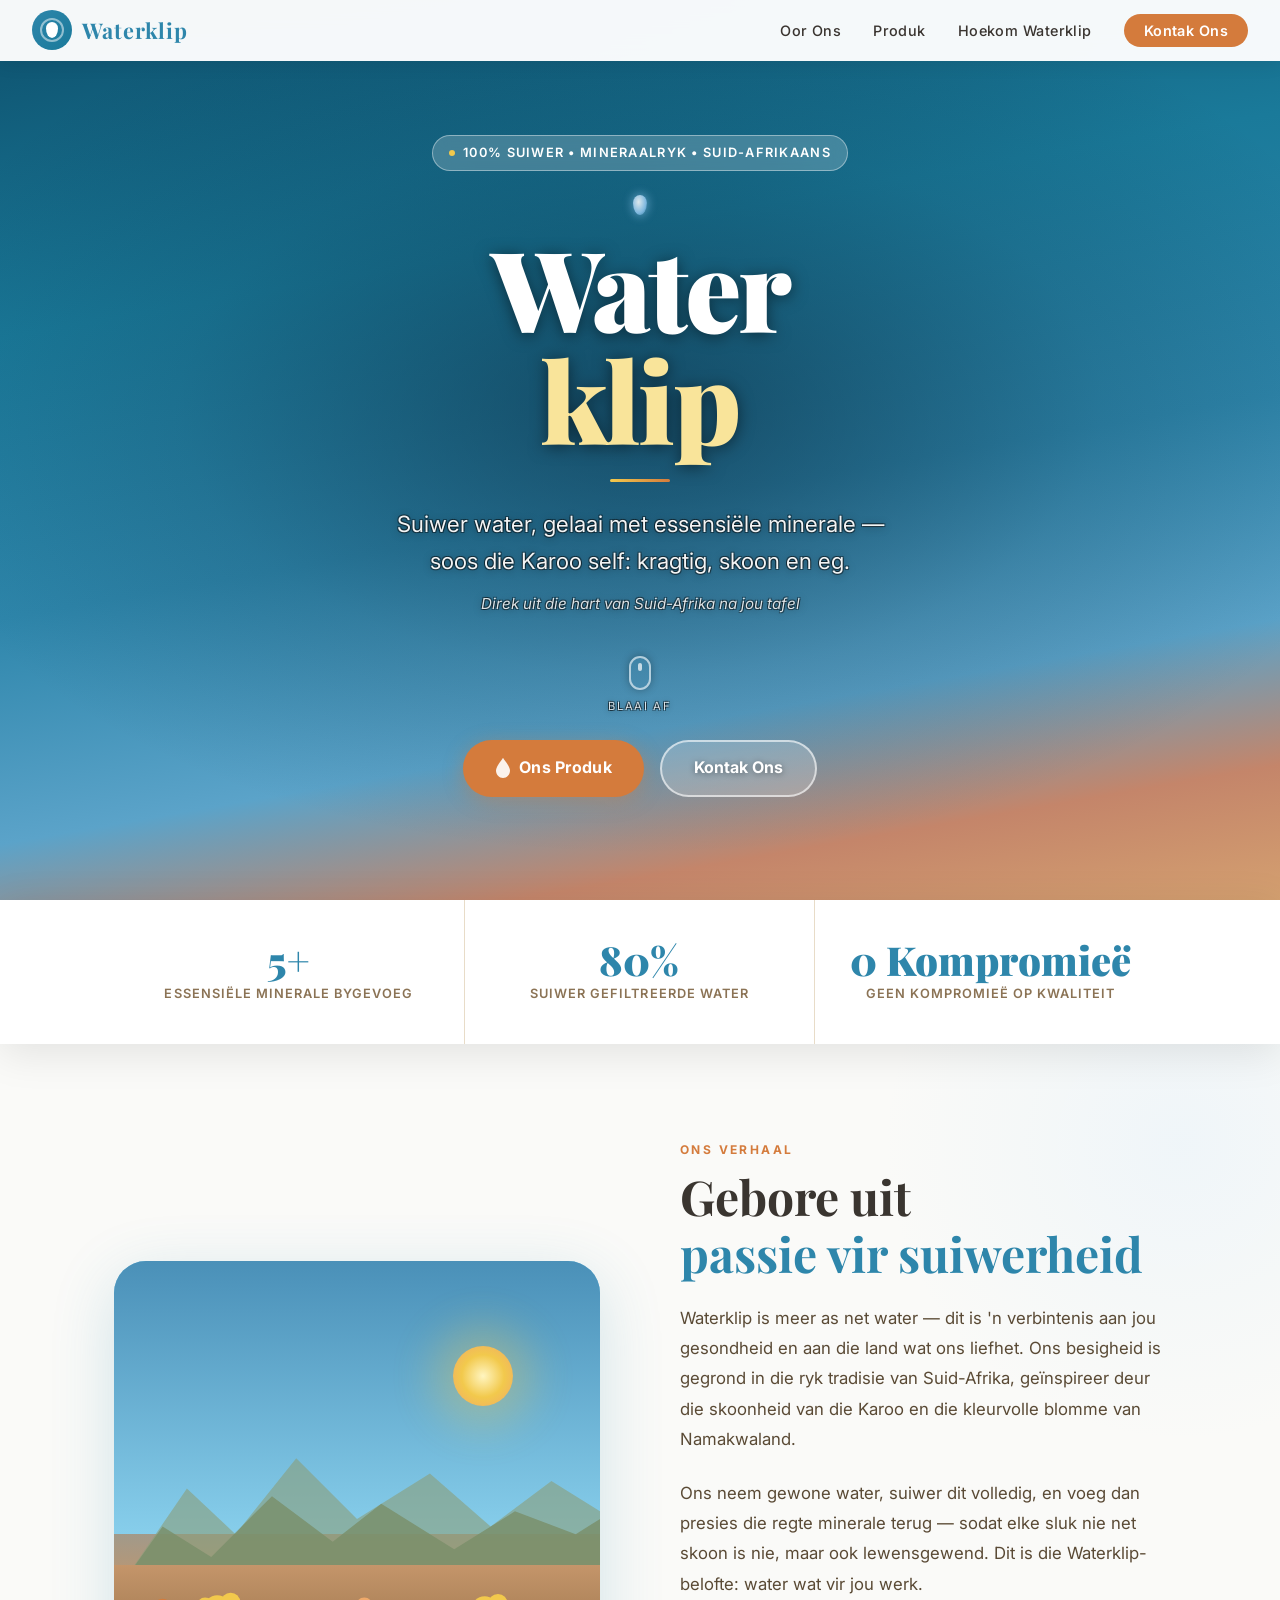
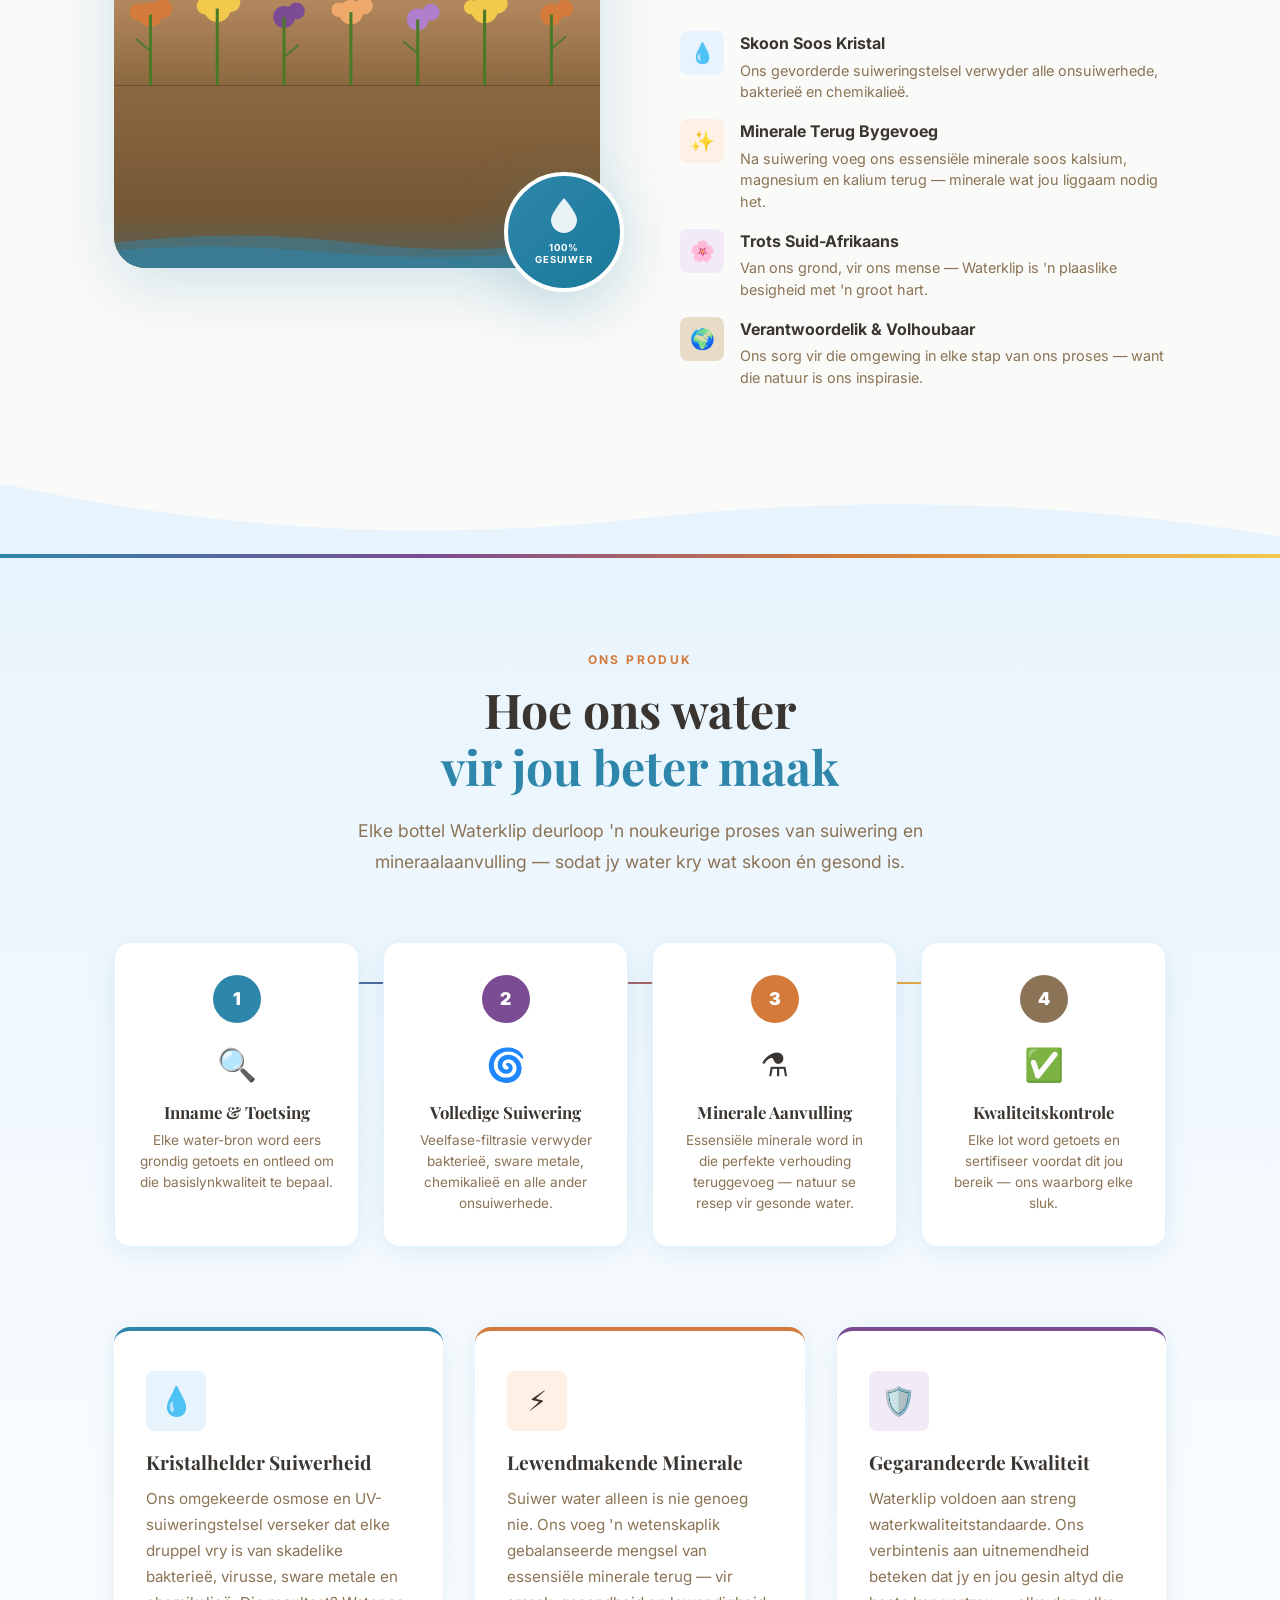
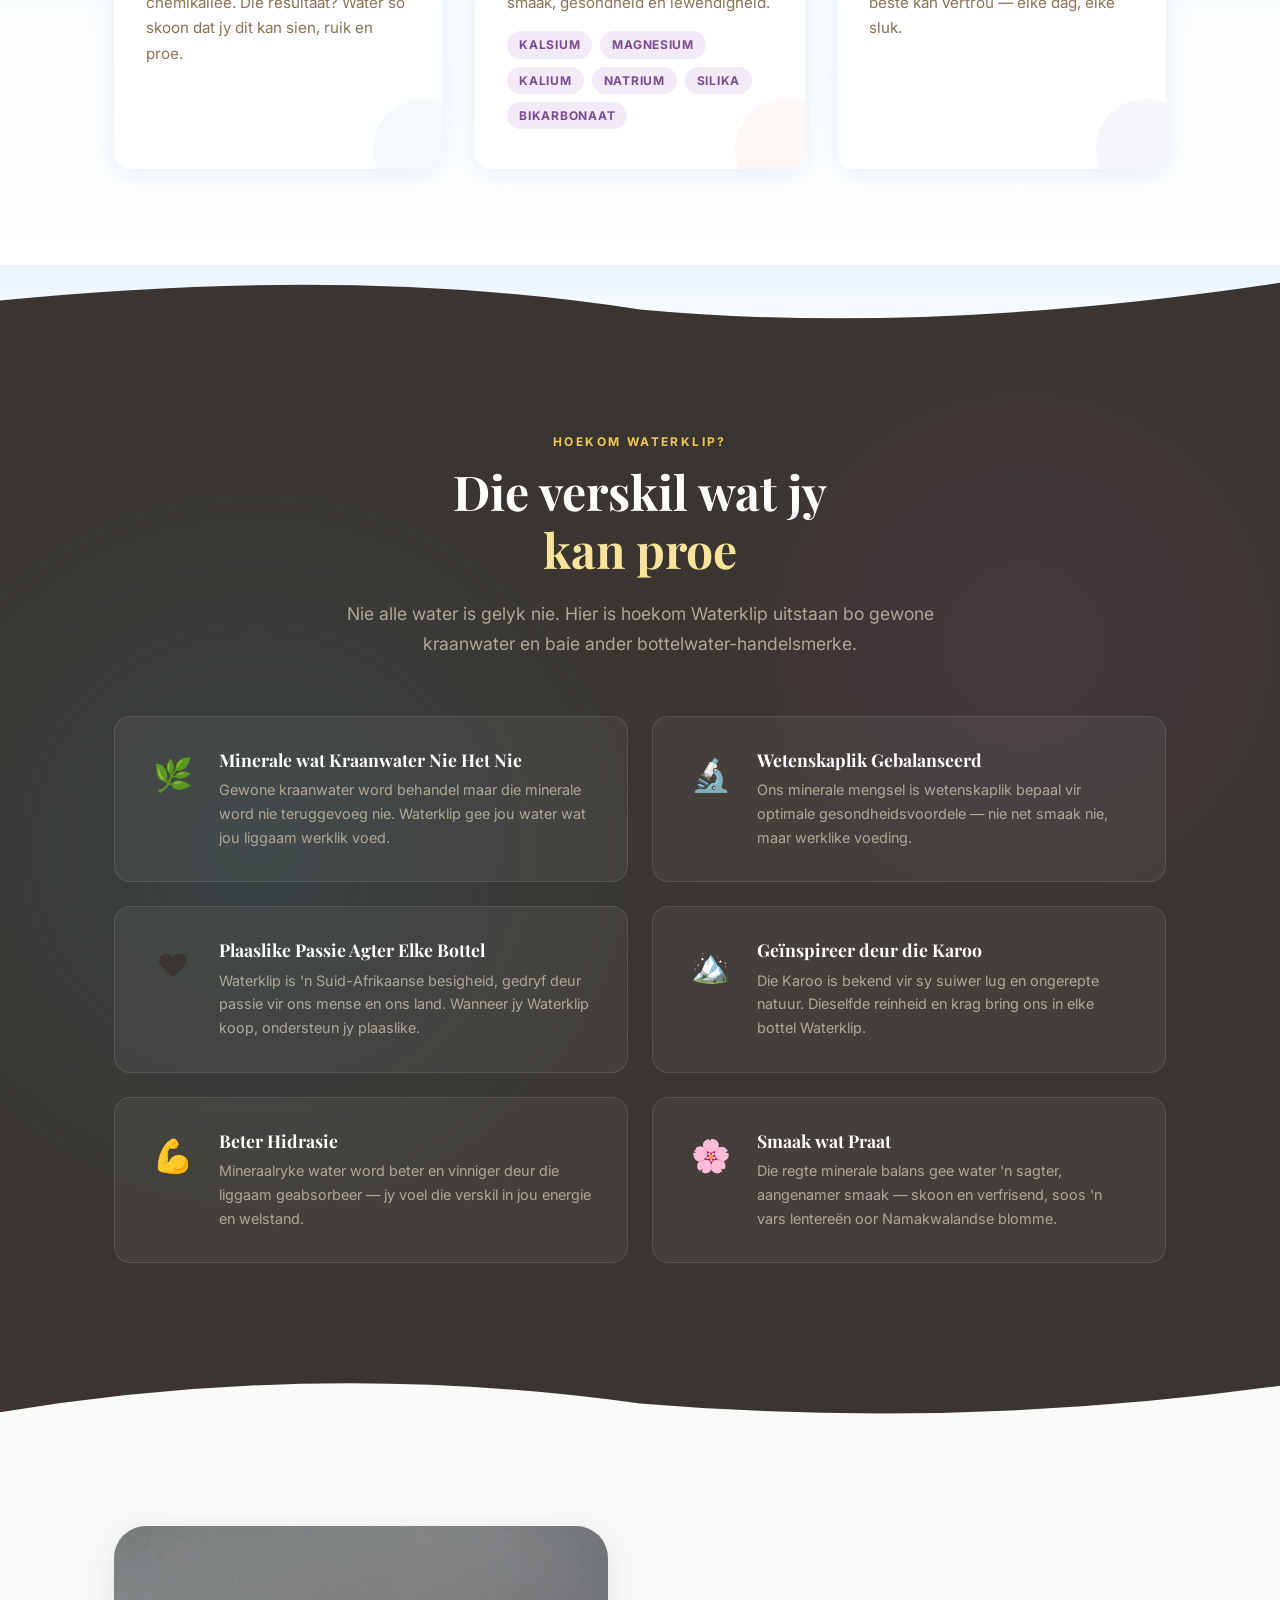
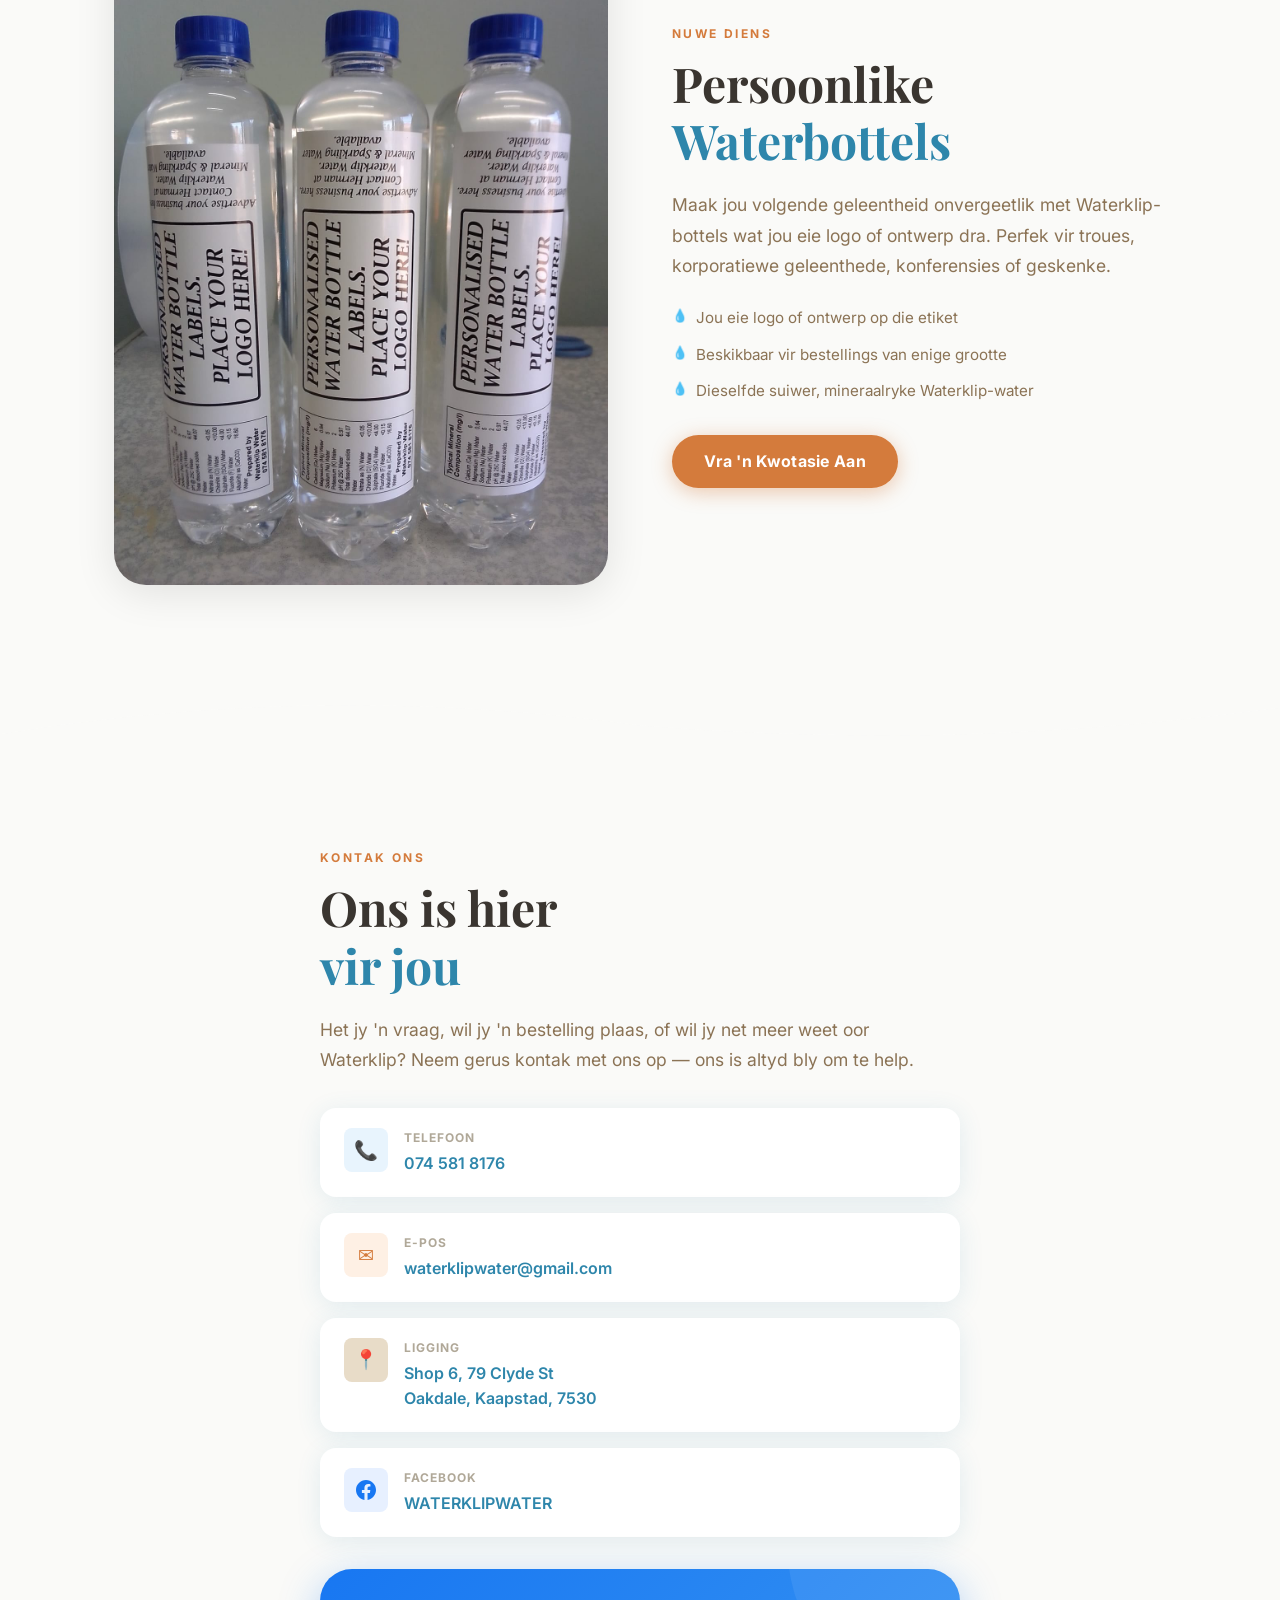
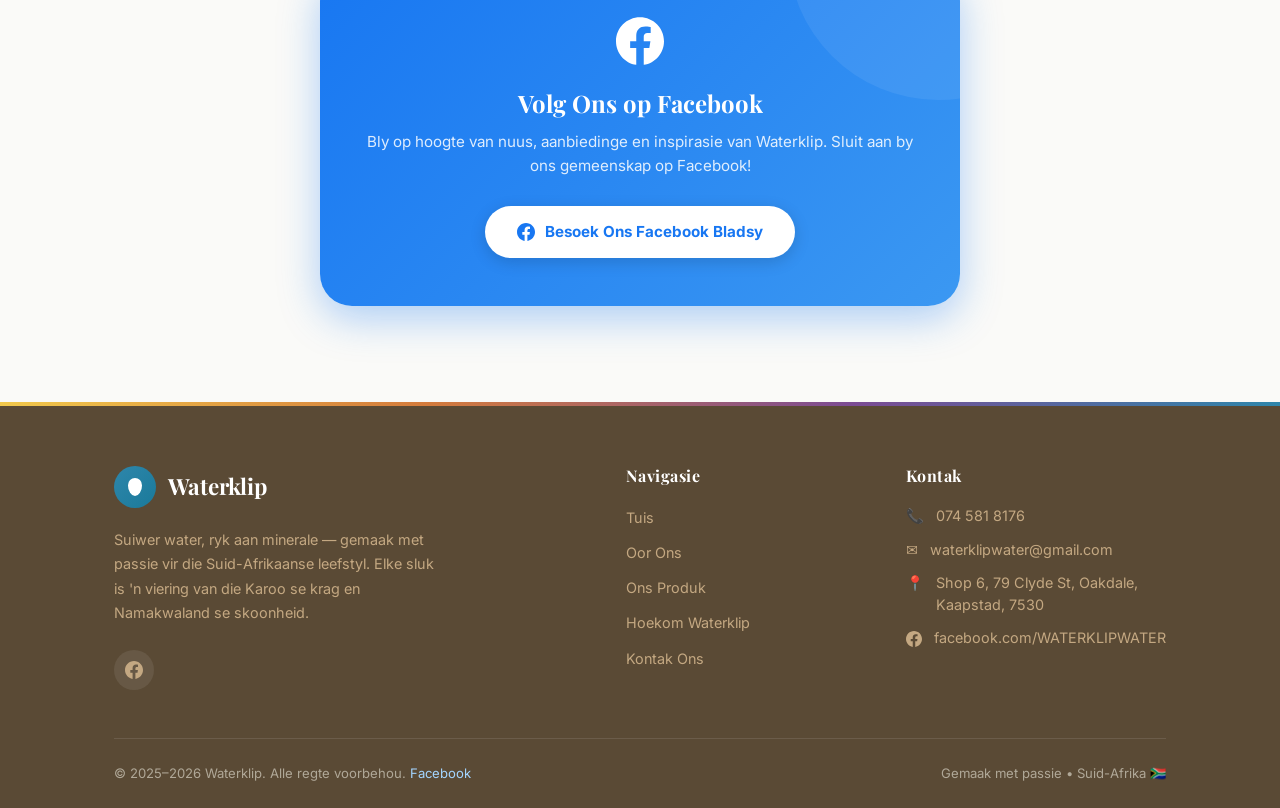
<file: index.html>
<!DOCTYPE html>
<html lang="af">
<head>
  <meta charset="UTF-8" />
  <meta name="viewport" content="width=device-width, initial-scale=1.0" />
  <meta name="google-site-verification" content="JJ4mdo5Op7a59PtSXkWVvM50K7Hn_KK9pjSzNbON8KE" />
  <meta name="description" content="Waterklip — Suiwer, mineraalryke drinkwater direk uit die hart van Suid-Afrika. Ons suiwer jou water én voeg essensiële minerale terug." />
  <meta name="keywords" content="Waterklip, suiwer water, drinkwater, mineraalwater, Suid-Afrika" />
  <meta property="og:title" content="Waterklip — Suiwer Water, Ryk aan Minerale" />
  <meta property="og:description" content="Suiwer, mineraalryke drinkwater met die skoonheid van die Karoo en Namakwaland in elke sluk." />
  <meta property="og:type" content="website" />
  <meta property="og:url" content="https://www.facebook.com/WATERKLIPWATER/" />
  <title>Waterklip — Suiwer Water, Ryk aan Minerale</title>

  <!-- Google Fonts: Playfair Display + Inter -->
  <link rel="preconnect" href="https://fonts.googleapis.com" />
  <link rel="preconnect" href="https://fonts.gstatic.com" crossorigin />
  <link href="https://fonts.googleapis.com/css2?family=Playfair+Display:wght@700;900&family=Inter:wght@400;500;600;700&display=swap" rel="stylesheet" />

  <link rel="stylesheet" href="assets/css/styles.css" />
</head>

<body>

  <!-- ============================================================
       NAVIGATION
       ============================================================ -->
  <header role="banner">
    <nav class="nav" aria-label="Hoofnavigasie">
      <a href="#tuis" class="nav-logo" aria-label="Waterklip tuis">
        <div class="nav-logo-mark" aria-hidden="true">
          <div class="nav-logo-drop"></div>
        </div>
        <span class="nav-logo-text">Waterklip</span>
      </a>

      <ul class="nav-links" role="list">
        <li><a href="#oor-ons">Oor Ons</a></li>
        <li><a href="#produk">Produk</a></li>
        <li><a href="#hoekom">Hoekom Waterklip</a></li>
        <li><a href="#kontak" class="nav-cta">Kontak Ons</a></li>
      </ul>

      <button
        class="nav-hamburger"
        aria-label="Maak kieslys oop"
        aria-expanded="false"
        aria-controls="nav-drawer"
      >
        <span></span>
        <span></span>
        <span></span>
      </button>
    </nav>

    <!-- Mobile Drawer -->
    <nav id="nav-drawer" class="nav-drawer" aria-label="Mobiele navigasie" aria-hidden="true">
      <a href="#tuis">Tuis</a>
      <a href="#oor-ons">Oor Ons</a>
      <a href="#produk">Produk</a>
      <a href="#hoekom">Hoekom Waterklip</a>
      <a href="#kontak">Kontak Ons</a>
      <a href="https://www.facebook.com/WATERKLIPWATER/" target="_blank" rel="noopener noreferrer">
        Facebook ↗
      </a>
    </nav>
    <div class="nav-overlay" aria-hidden="true"></div>
  </header>


  <main id="tuis">

    <!-- ============================================================
         HERO SECTION
         ============================================================ -->
    <section class="hero" aria-labelledby="hero-title">
      <!-- Karoo sky gradient background (fallback while video loads) -->
      <div class="hero-bg" aria-hidden="true"></div>

      <!-- Video background: desktop -->
      <video class="hero-video hero-video--desktop" autoplay loop muted playsinline preload="auto" aria-hidden="true">
        <source src="assets/video/water-hero-desktop.mp4" type="video/mp4" />
      </video>
      <!-- Video background: mobile -->
      <video class="hero-video hero-video--mobile" autoplay loop muted playsinline preload="auto" aria-hidden="true">
        <source src="assets/video/water-hero-mobile.mp4" type="video/mp4" />
      </video>

      <!-- Dark overlay for text legibility over video -->
      <div class="hero-video-overlay" aria-hidden="true"></div>



      <!-- Hero Content -->
      <div class="hero-content">
        <div class="hero-badge" aria-label="Tagline">
          <span class="hero-badge-dot" aria-hidden="true"></span>
          100% Suiwer &bull; Mineraalryk &bull; Suid-Afrikaans
        </div>

        <div class="hero-drop" aria-hidden="true"></div>

        <h1 class="hero-title" id="hero-title">
          Water<span class="hero-title-accent">klip</span>
        </h1>

        <div class="hero-divider" aria-hidden="true"></div>

        <p class="hero-tagline">
          Suiwer water, gelaai met essensiële minerale —<br />
          soos die Karoo self: kragtig, skoon en eg.
        </p>

        <p class="hero-sub">
          Direk uit die hart van Suid-Afrika na jou tafel
        </p>

        <!-- Scroll indicator -->
        <div class="hero-scroll" aria-hidden="true">
          <div class="scroll-mouse">
            <div class="scroll-wheel"></div>
          </div>
          <span>Blaai af</span>
        </div>

        <div class="hero-actions">
          <a href="#produk" class="btn-primary">
            <!-- water drop SVG icon -->
            <svg width="16" height="20" viewBox="0 0 16 20" fill="none" aria-hidden="true" xmlns="http://www.w3.org/2000/svg">
              <path d="M8 0C8 0 1 8.5 1 12.5C1 16.642 4.134 20 8 20C11.866 20 15 16.642 15 12.5C15 8.5 8 0 8 0Z" fill="white" opacity="0.9"/>
            </svg>
            Ons Produk
          </a>
          <a href="#kontak" class="btn-secondary">
            Kontak Ons
          </a>
        </div>
      </div>

    </section>


    <!-- ============================================================
         STATS BAR
         ============================================================ -->
    <section class="stats-bar" aria-label="Sleutelsyfers">
      <div class="container">
        <div class="stats-bar-inner stagger">
          <div class="stat-item reveal">
            <div class="stat-number">
              <span data-count="7" data-suffix="+">7+</span>
            </div>
            <div class="stat-label">Essensiële Minerale Bygevoeg</div>
          </div>
          <div class="stat-item reveal">
            <div class="stat-number">
              <span data-count="100" data-suffix="%">100%</span>
            </div>
            <div class="stat-label">Suiwer Gefiltreerde Water</div>
          </div>
          <div class="stat-item reveal">
            <div class="stat-number">
              <span data-count="0" data-suffix=" Kompromieë">0</span>
            </div>
            <div class="stat-label">Geen Kompromieë op Kwaliteit</div>
          </div>
        </div>
      </div>
    </section>


    <!-- ============================================================
         ABOUT / BRAND STORY SECTION
         ============================================================ -->
    <section id="oor-ons" class="about" aria-labelledby="about-title">
      <div class="container">
        <div class="about-grid">

          <!-- Visual: CSS Karoo landscape art -->
          <div class="about-visual reveal-left">
            <div class="about-art" role="img" aria-label="Karoo landskap met Namakwaland blomme — inspirasie agter Waterklip">
              <div class="about-art-bg">
                <!-- Sky -->
                <div class="karoo-sky"></div>
                <!-- Sun -->
                <div class="karoo-sun" aria-hidden="true"></div>
                <!-- Mountains (SVG inline) -->
                <div class="karoo-mountains" aria-hidden="true">
                  <svg viewBox="0 0 400 100" preserveAspectRatio="none" xmlns="http://www.w3.org/2000/svg">
                    <path d="M0 100 L60 30 L100 60 L150 10 L200 50 L260 20 L310 55 L360 25 L400 45 L400 100 Z"
                          fill="#8B9E7A" opacity="0.6"/>
                    <path d="M0 100 L40 55 L80 75 L130 35 L180 65 L220 40 L280 70 L330 45 L380 60 L400 50 L400 100 Z"
                          fill="#7A8F6A" opacity="0.8"/>
                  </svg>
                </div>
                <!-- Plains -->
                <div class="karoo-plain"></div>
                <!-- Flower field -->
                <div class="flowers-field" aria-hidden="true">
                  <svg viewBox="0 0 400 120" preserveAspectRatio="none" xmlns="http://www.w3.org/2000/svg">
                    <!-- Flower stems and blooms — Namakwaland daisy colours -->
                    <!-- Orange flowers -->
                    <g fill="#D47B3C">
                      <circle cx="30"  cy="40" r="10"/>
                      <circle cx="40"  cy="35" r="8"/>
                      <circle cx="20"  cy="38" r="7"/>
                      <line x1="30"  y1="40"  x2="30"  y2="100" stroke="#4A7A28" stroke-width="2.5"/>
                      <line x1="30"  y1="70"  x2="18"  y2="60"  stroke="#4A7A28" stroke-width="1.5"/>
                    </g>
                    <g fill="#F2C94C">
                      <circle cx="85"  cy="35" r="11"/>
                      <circle cx="96"  cy="30" r="8"/>
                      <circle cx="75"  cy="33" r="7"/>
                      <line x1="85"  y1="35"  x2="85"  y2="100" stroke="#4A7A28" stroke-width="2.5"/>
                    </g>
                    <g fill="#7B4B94">
                      <circle cx="140" cy="42" r="9"/>
                      <circle cx="150" cy="37" r="7"/>
                      <line x1="140" y1="42"  x2="140" y2="100" stroke="#4A7A28" stroke-width="2.5"/>
                      <line x1="140" y1="75"  x2="152" y2="65"  stroke="#4A7A28" stroke-width="1.5"/>
                    </g>
                    <g fill="#EFA96A">
                      <circle cx="195" cy="38" r="10"/>
                      <circle cx="206" cy="33" r="7"/>
                      <circle cx="185" cy="36" r="6"/>
                      <line x1="195" y1="38"  x2="195" y2="100" stroke="#4A7A28" stroke-width="2.5"/>
                    </g>
                    <g fill="#B07FCC">
                      <circle cx="250" cy="44" r="9"/>
                      <circle cx="261" cy="38" r="7"/>
                      <line x1="250" y1="44"  x2="250" y2="100" stroke="#4A7A28" stroke-width="2.5"/>
                      <line x1="250" y1="72"  x2="238" y2="62"  stroke="#4A7A28" stroke-width="1.5"/>
                    </g>
                    <g fill="#F2C94C">
                      <circle cx="305" cy="36" r="11"/>
                      <circle cx="316" cy="31" r="8"/>
                      <circle cx="294" cy="34" r="6"/>
                      <line x1="305" y1="36"  x2="305" y2="100" stroke="#4A7A28" stroke-width="2.5"/>
                    </g>
                    <g fill="#D47B3C">
                      <circle cx="360" cy="40" r="9"/>
                      <circle cx="371" cy="35" r="7"/>
                      <line x1="360" y1="40"  x2="360" y2="100" stroke="#4A7A28" stroke-width="2.5"/>
                      <line x1="360" y1="68"  x2="372" y2="58"  stroke="#4A7A28" stroke-width="1.5"/>
                    </g>

                    <!-- Ground line -->
                    <rect x="0" y="98" width="400" height="22" fill="#6B5030"/>
                  </svg>
                </div>

                <!-- Water stream overlay at bottom of art -->
                <div style="
                  position: absolute;
                  bottom: 0; left: 0; right: 0;
                  height: 55px;
                  background: linear-gradient(180deg, transparent, rgba(46,134,171,0.35));
                  overflow: hidden;
                " aria-hidden="true">
                  <svg viewBox="0 0 400 55" preserveAspectRatio="none" style="width:100%;height:100%;" xmlns="http://www.w3.org/2000/svg">
                    <path d="M0 30 Q100 15 200 30 Q300 45 400 25 L400 55 L0 55 Z" fill="rgba(46,134,171,0.45)"/>
                    <path d="M0 38 Q80 28 180 40 Q280 50 400 35 L400 55 L0 55 Z" fill="rgba(46,134,171,0.5)"/>
                  </svg>
                </div>
              </div>
            </div>

            <!-- Water quality badge -->
            <div class="about-water-badge" aria-label="100% gesuiwer water">
              <div class="water-badge-icon" aria-hidden="true">
                <svg width="28" height="36" viewBox="0 0 28 36" fill="none" xmlns="http://www.w3.org/2000/svg" aria-hidden="true">
                  <path d="M14 0C14 0 1 15 1 22C1 29.18 6.93 35 14 35C21.07 35 27 29.18 27 22C27 15 14 0 14 0Z" fill="white" opacity="0.9"/>
                </svg>
              </div>
              <div class="water-badge-text">100%<br />Gesuiwer</div>
            </div>
          </div>

          <!-- Text -->
          <div class="about-text reveal-right">
            <p class="section-label">Ons Verhaal</p>
            <h2 class="section-title" id="about-title">
              Gebore uit<br /><span>passie vir suiwerheid</span>
            </h2>

            <p class="about-story">
              Waterklip is meer as net water — dit is 'n verbintenis aan jou gesondheid en aan die land
              wat ons liefhet. Ons besigheid is gegrond in die ryk tradisie van Suid-Afrika, geïnspireer
              deur die skoonheid van die Karoo en die kleurvolle blomme van Namakwaland.
            </p>
            <p class="about-story">
              Ons neem gewone water, suiwer dit volledig, en voeg dan presies die regte minerale terug —
              sodat elke sluk nie net skoon is nie, maar ook lewensgewend. Dit is die Waterklip-belofte:
              water wat vir jou werk.
            </p>

            <div class="about-values">
              <div class="value-item reveal stagger">
                <div class="value-icon blue" aria-hidden="true">💧</div>
                <div>
                  <div class="value-title">Skoon Soos Kristal</div>
                  <div class="value-desc">Ons gevorderde suiweringstelsel verwyder alle onsuiwerhede, bakterieë en chemikalieë.</div>
                </div>
              </div>
              <div class="value-item reveal stagger">
                <div class="value-icon orange" aria-hidden="true">✨</div>
                <div>
                  <div class="value-title">Minerale Terug Bygevoeg</div>
                  <div class="value-desc">Na suiwering voeg ons essensiële minerale soos kalsium, magnesium en kalium terug — minerale wat jou liggaam nodig het.</div>
                </div>
              </div>
              <div class="value-item reveal stagger">
                <div class="value-icon purple" aria-hidden="true">🌸</div>
                <div>
                  <div class="value-title">Trots Suid-Afrikaans</div>
                  <div class="value-desc">Van ons grond, vir ons mense — Waterklip is 'n plaaslike besigheid met 'n groot hart.</div>
                </div>
              </div>
              <div class="value-item reveal stagger">
                <div class="value-icon earth" aria-hidden="true">🌍</div>
                <div>
                  <div class="value-title">Verantwoordelik & Volhoubaar</div>
                  <div class="value-desc">Ons sorg vir die omgewing in elke stap van ons proses — want die natuur is ons inspirasie.</div>
                </div>
              </div>
            </div>
          </div>

        </div>
      </div>
    </section>


    <!-- Wave divider: about → product -->
    <div class="wave-divider" aria-hidden="true" style="background: var(--off-white); margin-top: -2px;">
      <svg viewBox="0 0 1440 80" preserveAspectRatio="none" xmlns="http://www.w3.org/2000/svg">
        <path d="M0 0 Q360 80 720 40 Q1080 0 1440 60 L1440 80 L0 80 Z"
              fill="#E8F4FD"/>
      </svg>
    </div>


    <!-- ============================================================
         PRODUCT SECTION
         ============================================================ -->
    <section id="produk" class="product" aria-labelledby="product-title">
      <div class="container">

        <header class="product-header reveal">
          <p class="section-label">Ons Produk</p>
          <h2 class="section-title" id="product-title">
            Hoe ons water<br /><span>vir jou beter maak</span>
          </h2>
          <p class="section-subtitle">
            Elke bottel Waterklip deurloop 'n noukeurige proses van suiwering en mineraalaanvulling —
            sodat jy water kry wat skoon én gesond is.
          </p>
        </header>

        <!-- 4-step process -->
        <div class="process-steps stagger" role="list" aria-label="Watersuiweringsproses stappe">

          <div class="step-card reveal" role="listitem">
            <div class="step-number" aria-hidden="true">1</div>
            <div class="step-icon" aria-hidden="true">🔍</div>
            <h3 class="step-title">Inname &amp; Toetsing</h3>
            <p class="step-desc">
              Elke water-bron word eers grondig getoets en ontleed om die basislynkwaliteit te bepaal.
            </p>
          </div>

          <div class="step-card reveal" role="listitem">
            <div class="step-number" aria-hidden="true">2</div>
            <div class="step-icon" aria-hidden="true">🌀</div>
            <h3 class="step-title">Volledige Suiwering</h3>
            <p class="step-desc">
              Veelfase-filtrasie verwyder bakterieë, sware metale, chemikalieë en alle ander onsuiwerhede.
            </p>
          </div>

          <div class="step-card reveal" role="listitem">
            <div class="step-number" aria-hidden="true">3</div>
            <div class="step-icon" aria-hidden="true">⚗️</div>
            <h3 class="step-title">Minerale Aanvulling</h3>
            <p class="step-desc">
              Essensiële minerale word in die perfekte verhouding teruggevoeg — natuur se resep vir gesonde water.
            </p>
          </div>

          <div class="step-card reveal" role="listitem">
            <div class="step-number" aria-hidden="true">4</div>
            <div class="step-icon" aria-hidden="true">✅</div>
            <h3 class="step-title">Kwaliteitskontrole</h3>
            <p class="step-desc">
              Elke lot word getoets en sertifiseer voordat dit jou bereik — ons waarborg elke sluk.
            </p>
          </div>

        </div>

        <!-- Feature cards -->
        <div class="product-features stagger">

          <div class="feature-card reveal">
            <div class="feature-icon-wrap" aria-hidden="true">💧</div>
            <h3 class="feature-title">Kristalhelder Suiwerheid</h3>
            <p class="feature-body">
              Ons omgekeerde osmose en UV-suiweringstelsel verseker dat elke druppel vry is van skadelike
              bakterieë, virusse, sware metale en chemikalieë. Die resultaat? Water so skoon dat jy dit
              kan sien, ruik en proe.
            </p>
          </div>

          <div class="feature-card reveal">
            <div class="feature-icon-wrap" aria-hidden="true">⚡</div>
            <h3 class="feature-title">Lewendmakende Minerale</h3>
            <p class="feature-body">
              Suiwer water alleen is nie genoeg nie. Ons voeg 'n wetenskaplik gebalanseerde mengsel van
              essensiële minerale terug — vir smaak, gesondheid en lewendigheid.
            </p>
            <div class="mineral-tags" role="list" aria-label="Minerale bygevoeg">
              <span class="mineral-tag" role="listitem">Kalsium</span>
              <span class="mineral-tag" role="listitem">Magnesium</span>
              <span class="mineral-tag" role="listitem">Kalium</span>
              <span class="mineral-tag" role="listitem">Natrium</span>
              <span class="mineral-tag" role="listitem">Silika</span>
              <span class="mineral-tag" role="listitem">Bikarbonaat</span>
            </div>
          </div>

          <div class="feature-card reveal">
            <div class="feature-icon-wrap" aria-hidden="true">🛡️</div>
            <h3 class="feature-title">Gegarandeerde Kwaliteit</h3>
            <p class="feature-body">
              Waterklip voldoen aan streng waterkwaliteitstandaarde. Ons verbintenis aan uitnemendheid
              beteken dat jy en jou gesin altyd die beste kan vertrou — elke dag, elke sluk.
            </p>
          </div>

        </div>

      </div>
    </section>


    <!-- Wave divider: product → why -->
    <div class="wave-divider" aria-hidden="true" style="background: linear-gradient(180deg, var(--blue-light) 0%, var(--white) 100%);">
      <svg viewBox="0 0 1440 80" preserveAspectRatio="none" xmlns="http://www.w3.org/2000/svg">
        <path d="M0 40 Q400 0 720 50 Q1040 80 1440 20 L1440 80 L0 80 Z"
              fill="#3A3530"/>
      </svg>
    </div>


    <!-- ============================================================
         WHY WATERKLIP SECTION
         ============================================================ -->
    <section id="hoekom" class="why" aria-labelledby="why-title">
      <div class="container">

        <header class="why-header reveal">
          <p class="section-label">Hoekom Waterklip?</p>
          <h2 class="section-title" id="why-title">
            Die verskil wat jy<br /><span style="color: var(--yellow-light);">kan proe</span>
          </h2>
          <p class="section-subtitle">
            Nie alle water is gelyk nie. Hier is hoekom Waterklip uitstaan bo gewone kraanwater
            en baie ander bottelwater-handelsmerke.
          </p>
        </header>

        <div class="why-grid stagger">

          <div class="why-card reveal">
            <div class="why-icon" aria-hidden="true">🌿</div>
            <div>
              <h3 class="why-card-title">Minerale wat Kraanwater Nie Het Nie</h3>
              <p class="why-card-body">
                Gewone kraanwater word behandel maar die minerale word nie teruggevoeg nie. Waterklip
                gee jou water wat jou liggaam werklik voed.
              </p>
            </div>
          </div>

          <div class="why-card reveal">
            <div class="why-icon" aria-hidden="true">🔬</div>
            <div>
              <h3 class="why-card-title">Wetenskaplik Gebalanseerd</h3>
              <p class="why-card-body">
                Ons minerale mengsel is wetenskaplik bepaal vir optimale gesondheidsvoordele —
                nie net smaak nie, maar werklike voeding.
              </p>
            </div>
          </div>

          <div class="why-card reveal">
            <div class="why-icon" aria-hidden="true">❤️</div>
            <div>
              <h3 class="why-card-title">Plaaslike Passie Agter Elke Bottel</h3>
              <p class="why-card-body">
                Waterklip is 'n Suid-Afrikaanse besigheid, gedryf deur passie vir ons mense en
                ons land. Wanneer jy Waterklip koop, ondersteun jy plaaslike.
              </p>
            </div>
          </div>

          <div class="why-card reveal">
            <div class="why-icon" aria-hidden="true">🏔️</div>
            <div>
              <h3 class="why-card-title">Geïnspireer deur die Karoo</h3>
              <p class="why-card-body">
                Die Karoo is bekend vir sy suiwer lug en ongerepte natuur. Dieselfde reinheid en
                krag bring ons in elke bottel Waterklip.
              </p>
            </div>
          </div>

          <div class="why-card reveal">
            <div class="why-icon" aria-hidden="true">💪</div>
            <div>
              <h3 class="why-card-title">Beter Hidrasie</h3>
              <p class="why-card-body">
                Mineraalryke water word beter en vinniger deur die liggaam geabsorbeer —
                jy voel die verskil in jou energie en welstand.
              </p>
            </div>
          </div>

          <div class="why-card reveal">
            <div class="why-icon" aria-hidden="true">🌸</div>
            <div>
              <h3 class="why-card-title">Smaak wat Praat</h3>
              <p class="why-card-body">
                Die regte minerale balans gee water 'n sagter, aangenamer smaak — skoon en
                verfrisend, soos 'n vars lentereën oor Namakwalandse blomme.
              </p>
            </div>
          </div>

        </div>

      </div>
    </section>


    <!-- Wave divider: why → personalised -->
    <div class="wave-divider" aria-hidden="true" style="background: var(--grey-dark);">
      <svg viewBox="0 0 1440 80" preserveAspectRatio="none" xmlns="http://www.w3.org/2000/svg">
        <path d="M0 60 Q360 0 720 50 Q1080 80 1440 30 L1440 80 L0 80 Z"
              fill="#FAFAF8"/>
      </svg>
    </div>


    <!-- ============================================================
         PERSONALISED BOTTLES SECTION
         ============================================================ -->
    <section id="persoonlik" class="personalised" aria-labelledby="personalised-title">
      <div class="container">

        <div class="personalised-grid">
          <div class="personalised-image reveal-left">
            <img src="assets/images/personalised-water-bottles.jpg" alt="Drie Waterklip bottels met persoonlike etikette" loading="lazy" />
          </div>

          <div class="personalised-content reveal-right">
            <p class="section-label">Nuwe Diens</p>
            <h2 class="section-title" id="personalised-title">
              Persoonlike<br /><span>Waterbottels</span>
            </h2>
            <p class="section-subtitle">
              Maak jou volgende geleentheid onvergeetlik met Waterklip-bottels wat jou eie logo of ontwerp dra.
              Perfek vir troues, korporatiewe geleenthede, konferensies of geskenke.
            </p>
            <ul class="personalised-features">
              <li>Jou eie logo of ontwerp op die etiket</li>
              <li>Beskikbaar vir bestellings van enige grootte</li>
              <li>Dieselfde suiwer, mineraalryke Waterklip-water</li>
            </ul>
            <a href="#kontak" class="btn-primary">
              Vra 'n Kwotasie Aan
            </a>
          </div>
        </div>

      </div>
    </section>

    <!-- Wave divider: personalised → contact -->
    <div class="wave-divider" aria-hidden="true" style="background: var(--off-white);">
      <svg viewBox="0 0 1440 80" preserveAspectRatio="none" xmlns="http://www.w3.org/2000/svg">
        <path d="M0 60 Q360 0 720 50 Q1080 80 1440 30 L1440 80 L0 80 Z"
              fill="#FAFAF8"/>
      </svg>
    </div>


    <!-- ============================================================
         CONTACT SECTION
         ============================================================ -->
    <section id="kontak" class="contact" aria-labelledby="contact-title">
      <div class="container">

        <div class="contact-grid">

          <!-- Contact info + Facebook CTA -->
          <div class="contact-info reveal-left">
            <p class="section-label">Kontak Ons</p>
            <h2 class="section-title" id="contact-title">
              Ons is hier<br /><span>vir jou</span>
            </h2>
            <p class="section-subtitle" style="margin-bottom: 0;">
              Het jy 'n vraag, wil jy 'n bestelling plaas, of wil jy net meer weet oor Waterklip?
              Neem gerus kontak met ons op — ons is altyd bly om te help.
            </p>

            <div class="contact-cards" role="list" aria-label="Kontakbesonderhede">

              <div class="contact-card" role="listitem">
                <div class="contact-card-icon phone" aria-hidden="true">📞</div>
                <div>
                  <div class="contact-card-label">Telefoon</div>
                  <div class="contact-card-value">
                    <a href="tel:+27745818176">074 581 8176</a>
                  </div>
                </div>
              </div>

              <div class="contact-card" role="listitem">
                <div class="contact-card-icon email" aria-hidden="true">✉️</div>
                <div>
                  <div class="contact-card-label">E-pos</div>
                  <div class="contact-card-value">
                    <a href="mailto:waterklipwater@gmail.com">waterklipwater@gmail.com</a>
                  </div>
                </div>
              </div>

              <div class="contact-card" role="listitem">
                <div class="contact-card-icon locate" aria-hidden="true">📍</div>
                <div>
                  <div class="contact-card-label">Ligging</div>
                  <div class="contact-card-value">
                    <a href="https://maps.google.com/?q=Shop+6,+79+Clyde+St,+Oakdale,+Bellville,+7530" target="_blank" rel="noopener noreferrer">
                      Shop 6, 79 Clyde St<br />Oakdale, Kaapstad, 7530
                    </a>
                  </div>
                </div>
              </div>

              <div class="contact-card" role="listitem">
                <div class="contact-card-icon fb" aria-hidden="true">
                  <svg width="20" height="20" viewBox="0 0 24 24" fill="#1877F2" xmlns="http://www.w3.org/2000/svg" aria-hidden="true">
                    <path d="M24 12.073c0-6.627-5.373-12-12-12s-12 5.373-12 12c0 5.99 4.388 10.954 10.125 11.854v-8.385H7.078v-3.47h3.047V9.43c0-3.007 1.792-4.669 4.533-4.669 1.312 0 2.686.235 2.686.235v2.953H15.83c-1.491 0-1.956.925-1.956 1.874v2.25h3.328l-.532 3.47h-2.796v8.385C19.612 23.027 24 18.062 24 12.073z"/>
                  </svg>
                </div>
                <div>
                  <div class="contact-card-label">Facebook</div>
                  <div class="contact-card-value">
                    <a href="https://www.facebook.com/WATERKLIPWATER/" target="_blank" rel="noopener noreferrer">
                      WATERKLIPWATER
                    </a>
                  </div>
                </div>
              </div>

            </div>

            <!-- Facebook CTA card -->
            <div class="fb-cta-card reveal" style="margin-top: 2rem;">
              <div class="fb-logo" aria-hidden="true">
                <svg width="48" height="48" viewBox="0 0 24 24" fill="white" xmlns="http://www.w3.org/2000/svg" aria-hidden="true">
                  <path d="M24 12.073c0-6.627-5.373-12-12-12s-12 5.373-12 12c0 5.99 4.388 10.954 10.125 11.854v-8.385H7.078v-3.47h3.047V9.43c0-3.007 1.792-4.669 4.533-4.669 1.312 0 2.686.235 2.686.235v2.953H15.83c-1.491 0-1.956.925-1.956 1.874v2.25h3.328l-.532 3.47h-2.796v8.385C19.612 23.027 24 18.062 24 12.073z"/>
                </svg>
              </div>
              <h3 class="fb-cta-title">Volg Ons op Facebook</h3>
              <p class="fb-cta-body">
                Bly op hoogte van nuus, aanbiedinge en inspirasie van Waterklip.
                Sluit aan by ons gemeenskap op Facebook!
              </p>
              <a
                href="https://www.facebook.com/WATERKLIPWATER/"
                target="_blank"
                rel="noopener noreferrer"
                class="btn-fb"
                aria-label="Besoek Waterklip op Facebook (maak in nuwe oortjie oop)"
              >
                <svg width="18" height="18" viewBox="0 0 24 24" fill="#1877F2" xmlns="http://www.w3.org/2000/svg" aria-hidden="true">
                  <path d="M24 12.073c0-6.627-5.373-12-12-12s-12 5.373-12 12c0 5.99 4.388 10.954 10.125 11.854v-8.385H7.078v-3.47h3.047V9.43c0-3.007 1.792-4.669 4.533-4.669 1.312 0 2.686.235 2.686.235v2.953H15.83c-1.491 0-1.956.925-1.956 1.874v2.25h3.328l-.532 3.47h-2.796v8.385C19.612 23.027 24 18.062 24 12.073z"/>
                </svg>
                Besoek Ons Facebook Bladsy
              </a>
            </div>
          </div>


        </div>
      </div>
    </section>

  </main>


  <!-- ============================================================
       FOOTER
       ============================================================ -->
  <footer class="footer" role="contentinfo">
    <div class="container">
      <div class="footer-grid">

        <!-- Brand -->
        <div>
          <div class="footer-brand-logo">
            <div class="footer-logo-mark" aria-hidden="true">
              <div class="drop"></div>
            </div>
            <span class="footer-brand-name">Waterklip</span>
          </div>
          <p class="footer-tagline">
            Suiwer water, ryk aan minerale — gemaak met passie vir die Suid-Afrikaanse leefstyl.
            Elke sluk is 'n viering van die Karoo se krag en Namakwaland se skoonheid.
          </p>
          <div class="footer-social" aria-label="Sosiale media skakels">
            <a
              href="https://www.facebook.com/WATERKLIPWATER/"
              target="_blank"
              rel="noopener noreferrer"
              aria-label="Waterklip op Facebook"
            >
              <svg width="18" height="18" viewBox="0 0 24 24" fill="currentColor" xmlns="http://www.w3.org/2000/svg" aria-hidden="true">
                <path d="M24 12.073c0-6.627-5.373-12-12-12s-12 5.373-12 12c0 5.99 4.388 10.954 10.125 11.854v-8.385H7.078v-3.47h3.047V9.43c0-3.007 1.792-4.669 4.533-4.669 1.312 0 2.686.235 2.686.235v2.953H15.83c-1.491 0-1.956.925-1.956 1.874v2.25h3.328l-.532 3.47h-2.796v8.385C19.612 23.027 24 18.062 24 12.073z"/>
              </svg>
            </a>
          </div>
        </div>

        <!-- Quick links -->
        <nav aria-label="Vinnige skakels">
          <h4 class="footer-col-title">Navigasie</h4>
          <ul class="footer-links" role="list">
            <li><a href="#tuis">Tuis</a></li>
            <li><a href="#oor-ons">Oor Ons</a></li>
            <li><a href="#produk">Ons Produk</a></li>
            <li><a href="#hoekom">Hoekom Waterklip</a></li>
            <li><a href="#kontak">Kontak Ons</a></li>
          </ul>
        </nav>

        <!-- Contact details -->
        <div>
          <h4 class="footer-col-title">Kontak</h4>

          <div class="footer-contact-item">
            <span aria-hidden="true">📞</span>
            <span><a href="tel:+27745818176">074 581 8176</a></span>
          </div>

          <div class="footer-contact-item">
            <span aria-hidden="true">✉️</span>
            <span><a href="mailto:waterklipwater@gmail.com">waterklipwater@gmail.com</a></span>
          </div>

          <div class="footer-contact-item">
            <span aria-hidden="true">📍</span>
            <span>
              <a href="https://maps.google.com/?q=Shop+6,+79+Clyde+St,+Oakdale,+Bellville,+7530" target="_blank" rel="noopener noreferrer">
                Shop 6, 79 Clyde St, Oakdale, Kaapstad, 7530
              </a>
            </span>
          </div>

          <div class="footer-contact-item">
            <span aria-hidden="true">
              <svg width="16" height="16" viewBox="0 0 24 24" fill="currentColor" xmlns="http://www.w3.org/2000/svg" aria-hidden="true" style="vertical-align:middle; color: var(--earth-tan);">
                <path d="M24 12.073c0-6.627-5.373-12-12-12s-12 5.373-12 12c0 5.99 4.388 10.954 10.125 11.854v-8.385H7.078v-3.47h3.047V9.43c0-3.007 1.792-4.669 4.533-4.669 1.312 0 2.686.235 2.686.235v2.953H15.83c-1.491 0-1.956.925-1.956 1.874v2.25h3.328l-.532 3.47h-2.796v8.385C19.612 23.027 24 18.062 24 12.073z"/>
              </svg>
            </span>
            <span>
              <a href="https://www.facebook.com/WATERKLIPWATER/" target="_blank" rel="noopener noreferrer">
                facebook.com/WATERKLIPWATER
              </a>
            </span>
          </div>
        </div>

      </div>

      <!-- Bottom bar -->
      <div class="footer-bottom">
        <p class="footer-copy">
          &copy; 2025–2026 Waterklip. Alle regte voorbehou.
          <a href="https://www.facebook.com/WATERKLIPWATER/" target="_blank" rel="noopener noreferrer">Facebook</a>
        </p>
        <p class="footer-made">
          Gemaak met passie &bull; Suid-Afrika 🇿🇦
        </p>
      </div>
    </div>
  </footer>

  <script src="assets/js/script.js" defer></script>
</body>
</html>
</file>
<file: assets/css/styles.css>
/* ============================================================
   WATERKLIP — STYLES.CSS
   Design Language: Namaqualand flowers + Karoo landscape + Fresh water
   ============================================================ */

/* ---------- CUSTOM PROPERTIES ---------- */
:root {
  /* Water Blues */
  --blue-deep:    #2E86AB;
  --blue-mid:     #A3D5FF;
  --blue-light:   #E8F4FD;
  --blue-teal:    #1A7A9A;

  /* Namaqualand Accent */
  --orange:       #D47B3C;
  --orange-light: #EFA96A;
  --purple:       #7B4B94;
  --purple-light: #B07FCC;
  --yellow:       #F2C94C;
  --yellow-light: #F9E49A;

  /* Karoo Earth */
  --earth-tan:    #C4A882;
  --earth-brown:  #8B7355;
  --earth-cream:  #E8DCC8;
  --earth-dark:   #5A4A35;

  /* Neutrals */
  --white:        #FFFFFF;
  --off-white:    #FAFAF8;
  --grey-soft:    #F0EDE8;
  --grey-mid:     #B0A898;
  --grey-dark:    #3A3530;

  /* Typography */
  --font-display: 'Playfair Display', Georgia, 'Times New Roman', serif;
  --font-body:    'Inter', 'Segoe UI', system-ui, sans-serif;

  /* Spacing */
  --section-pad:  6rem 2rem;
  --radius-sm:    0.5rem;
  --radius-md:    1rem;
  --radius-lg:    2rem;

  /* Shadows */
  --shadow-soft:  0 4px 24px rgba(46, 134, 171, 0.12);
  --shadow-card:  0 8px 40px rgba(0, 0, 0, 0.10);
  --shadow-lift:  0 16px 64px rgba(46, 134, 171, 0.20);
}

/* ---------- RESET & BASE ---------- */
*, *::before, *::after {
  box-sizing: border-box;
  margin: 0;
  padding: 0;
}

html {
  scroll-behavior: smooth;
  font-size: 16px;
}

body {
  font-family: var(--font-body);
  color: var(--grey-dark);
  background: var(--off-white);
  overflow-x: hidden;
  line-height: 1.6;
}

img {
  max-width: 100%;
  display: block;
}

a {
  color: inherit;
  text-decoration: none;
}

/* ---------- UTILITY ---------- */
.container {
  max-width: 1100px;
  margin: 0 auto;
  padding: 0 1.5rem;
}

.visually-hidden {
  position: absolute;
  width: 1px;
  height: 1px;
  overflow: hidden;
  clip: rect(0 0 0 0);
}

/* ---------- TYPOGRAPHY ---------- */
h1, h2, h3, h4 {
  font-family: var(--font-display);
  line-height: 1.2;
  font-weight: 700;
}

.section-label {
  font-size: 0.75rem;
  font-weight: 700;
  letter-spacing: 0.2em;
  text-transform: uppercase;
  color: var(--orange);
  margin-bottom: 0.75rem;
}

.section-title {
  font-size: clamp(2rem, 4vw, 3rem);
  color: var(--grey-dark);
  margin-bottom: 1.25rem;
}

.section-title span {
  color: var(--blue-deep);
}

.section-subtitle {
  font-size: 1.1rem;
  color: var(--earth-brown);
  max-width: 600px;
  line-height: 1.75;
}

/* ============================================================
   NAVIGATION
   ============================================================ */
.nav {
  position: fixed;
  top: 0;
  left: 0;
  right: 0;
  z-index: 100;
  padding: 0.65rem 2rem;
  display: flex;
  align-items: center;
  justify-content: space-between;
  background: rgba(255, 255, 255, 0.96);
  backdrop-filter: blur(12px);
  box-shadow: 0 2px 20px rgba(0, 0, 0, 0.08);
}

.nav-logo {
  display: flex;
  align-items: center;
  gap: 0.6rem;
}

.nav-logo-mark {
  width: 40px;
  height: 40px;
  background: linear-gradient(135deg, var(--blue-deep), var(--blue-teal));
  border-radius: 50%;
  display: flex;
  align-items: center;
  justify-content: center;
  position: relative;
  overflow: hidden;
}

/* Animated water ripple in logo */
.nav-logo-mark::after {
  content: '';
  position: absolute;
  width: 24px;
  height: 24px;
  border-radius: 50%;
  border: 2px solid rgba(255, 255, 255, 0.5);
  animation: ripple-logo 2s infinite ease-out;
}

@keyframes ripple-logo {
  0%   { transform: scale(0.4); opacity: 1; }
  100% { transform: scale(1.6); opacity: 0; }
}

.nav-logo-drop {
  width: 12px;
  height: 16px;
  background: white;
  border-radius: 50% 50% 50% 50% / 60% 60% 40% 40%;
  transform: rotate(180deg);
  position: relative;
  z-index: 1;
}

.nav-logo-text {
  font-family: var(--font-display);
  font-size: 1.35rem;
  font-weight: 700;
  color: var(--blue-deep);
  letter-spacing: 0.04em;
}

.nav-links {
  display: flex;
  gap: 2rem;
  list-style: none;
  align-items: center;
}

.nav-links a {
  font-size: 0.9rem;
  font-weight: 500;
  color: var(--grey-dark);
  letter-spacing: 0.03em;
  transition: color 0.2s;
  position: relative;
}

.nav-links a::after {
  content: '';
  position: absolute;
  bottom: -3px;
  left: 0;
  width: 0;
  height: 2px;
  background: var(--yellow);
  transition: width 0.25s ease;
}

.nav-links a:hover::after { width: 100%; }


.nav-cta {
  background: var(--orange) !important;
  color: var(--white) !important;
  padding: 0.5rem 1.25rem;
  border-radius: 2rem;
  font-weight: 600 !important;
  transition: background 0.2s, transform 0.2s !important;
}

.nav-cta:hover {
  background: var(--orange-light) !important;
  transform: translateY(-1px);
}

.nav-cta::after { display: none !important; }

/* Hamburger */
.nav-hamburger {
  display: none;
  flex-direction: column;
  gap: 5px;
  cursor: pointer;
  padding: 4px;
  background: none;
  border: none;
}

.nav-hamburger span {
  display: block;
  width: 24px;
  height: 2px;
  background: var(--grey-dark);
  border-radius: 2px;
  transition: transform 0.3s, opacity 0.3s;
}

.nav-hamburger.open span:nth-child(1) { transform: translateY(7px) rotate(45deg); }
.nav-hamburger.open span:nth-child(2) { opacity: 0; }
.nav-hamburger.open span:nth-child(3) { transform: translateY(-7px) rotate(-45deg); }

/* Mobile nav drawer */
.nav-drawer {
  display: none;
  position: fixed;
  top: 0;
  right: 0;
  width: min(320px, 85vw);
  height: 100vh;
  background: var(--white);
  z-index: 99;
  padding: 5rem 2rem 2rem;
  flex-direction: column;
  gap: 1.5rem;
  box-shadow: -8px 0 40px rgba(0,0,0,0.15);
  transform: translateX(100%);
  transition: transform 0.35s cubic-bezier(0.4, 0, 0.2, 1);
}

.nav-drawer.open {
  transform: translateX(0);
}

.nav-drawer a {
  font-size: 1.15rem;
  font-weight: 600;
  color: var(--grey-dark);
  padding: 0.5rem 0;
  border-bottom: 1px solid var(--earth-cream);
}

.nav-overlay {
  display: none;
  position: fixed;
  inset: 0;
  background: rgba(0,0,0,0.4);
  z-index: 98;
  opacity: 0;
  transition: opacity 0.3s;
}

.nav-overlay.open {
  opacity: 1;
}

/* ============================================================
   HERO SECTION
   ============================================================ */
.hero {
  min-height: 100vh;
  position: relative;
  display: flex;
  align-items: center;
  justify-content: center;
  text-align: center;
  overflow: hidden;
  padding: 6rem 1.5rem 4rem;
}

/* Karoo sky gradient background — shown instantly as fallback while video loads */
.hero-bg {
  position: absolute;
  inset: 0;
  background: linear-gradient(
    170deg,
    #0D4F6B 0%,
    #1A7A9A 30%,
    #2E86AB 55%,
    #5BA3C9 75%,
    #C4856A 88%,
    #D4A070 100%
  );
  z-index: 0;
}

/* ---- VIDEO BACKGROUND ---- */

/*
 * Two <video> elements handle desktop and mobile separately.
 * Both sit at z-index 1, just above the gradient fallback.
 * object-fit: cover ensures the video always fills the hero
 * regardless of aspect ratio.
 */
.hero-video {
  position: absolute;
  inset: 0;
  width: 100%;
  height: 100%;
  object-fit: cover;
  z-index: 1;
  /* No pointer interaction — purely decorative */
  pointer-events: none;
}

/* Desktop video: visible by default */
.hero-video--desktop { display: block; }

/* Mobile video: hidden by default, revealed at the mobile breakpoint */
.hero-video--mobile  { display: none; }

/*
 * Semi-transparent dark overlay so white hero text remains
 * legible over any video content.
 * Sits directly above the videos at z-index 2.
 */
.hero-video-overlay {
  position: absolute;
  inset: 0;
  background: radial-gradient(
    ellipse 60% 50% at 50% 45%,
    rgba(5, 30, 50, 0.55) 0%,
    rgba(5, 30, 50, 0.15) 60%,
    transparent 100%
  );
  z-index: 2;
  pointer-events: none;
}

/* Static water drop above the hero title */
.hero-drop {
  width: 14px;
  height: 20px;
  margin: 0 auto 1rem;
  background: radial-gradient(ellipse at 40% 35%, rgba(255,255,255,0.85) 0%, rgba(163,213,255,0.75) 60%, rgba(46,134,171,0.5) 100%);
  border-radius: 50% 50% 50% 50% / 40% 40% 60% 60%;
  box-shadow: 0 0 8px 2px rgba(163, 213, 255, 0.4);
}

/* Content */
.hero-content {
  position: relative;
  /* Raised to z-index 5: above all background layers and the flower band */
  z-index: 5;
  max-width: 820px;
}

.hero-badge {
  display: inline-flex;
  align-items: center;
  gap: 0.5rem;
  background: rgba(255, 255, 255, 0.2);
  backdrop-filter: blur(8px);
  border: 1.5px solid rgba(255, 255, 255, 0.4);
  border-radius: 2rem;
  padding: 0.4rem 1rem;
  font-size: 0.8rem;
  font-weight: 600;
  color: var(--white);
  letter-spacing: 0.1em;
  text-transform: uppercase;
  margin-bottom: 1.5rem;
  animation: fade-up 0.8s ease both;
}

.hero-badge-dot {
  width: 6px;
  height: 6px;
  border-radius: 50%;
  background: var(--yellow);
  animation: pulse 2s infinite;
}

@keyframes pulse {
  0%, 100% { opacity: 1; }
  50%       { opacity: 0.4; }
}

.hero-title {
  font-family: var(--font-display);
  font-size: clamp(3.5rem, 9vw, 7rem);
  font-weight: 900;
  color: var(--white);
  letter-spacing: -0.02em;
  line-height: 1.0;
  margin-bottom: 0.25rem;
  animation: fade-up 0.8s 0.15s ease both;
  text-shadow: 0 2px 16px rgba(0, 0, 0, 0.5);
}

.hero-title-accent {
  color: var(--yellow-light);
  display: block;
}

.hero-divider {
  width: 60px;
  height: 3px;
  background: linear-gradient(90deg, var(--yellow), var(--orange));
  border-radius: 2px;
  margin: 1.5rem auto;
  animation: fade-up 0.8s 0.25s ease both;
}

.hero-tagline {
  font-size: clamp(1.1rem, 2.5vw, 1.4rem);
  color: rgba(255, 255, 255, 0.95);
  max-width: 560px;
  margin: 0 auto 0.75rem;
  line-height: 1.65;
  font-weight: 400;
  text-shadow:
    -1px -1px 0 rgba(0, 0, 0, 0.4),
     1px -1px 0 rgba(0, 0, 0, 0.4),
    -1px  1px 0 rgba(0, 0, 0, 0.4),
     1px  1px 0 rgba(0, 0, 0, 0.4),
     0 1px 8px rgba(0, 0, 0, 0.4);
  animation: fade-up 0.8s 0.35s ease both;
}

.hero-sub {
  font-size: 0.95rem;
  color: rgba(255, 255, 255, 0.85);
  margin-bottom: 2.5rem;
  animation: fade-up 0.8s 0.45s ease both;
  font-style: italic;
  text-shadow:
    -1px -1px 0 rgba(0, 0, 0, 0.4),
     1px -1px 0 rgba(0, 0, 0, 0.4),
    -1px  1px 0 rgba(0, 0, 0, 0.4),
     1px  1px 0 rgba(0, 0, 0, 0.4),
     0 1px 8px rgba(0, 0, 0, 0.4);
}

.hero-actions {
  display: flex;
  gap: 1rem;
  justify-content: center;
  flex-wrap: wrap;
  animation: fade-up 0.8s 0.55s ease both;
}

.btn-primary {
  display: inline-flex;
  align-items: center;
  gap: 0.5rem;
  background: var(--orange);
  color: var(--white);
  padding: 0.85rem 2rem;
  border-radius: 3rem;
  font-weight: 700;
  font-size: 1rem;
  letter-spacing: 0.02em;
  transition: background 0.2s, transform 0.2s, box-shadow 0.2s;
  box-shadow: 0 4px 20px rgba(212, 123, 60, 0.4);
}

.btn-primary:hover {
  background: var(--orange-light);
  transform: translateY(-2px);
  box-shadow: 0 8px 30px rgba(212, 123, 60, 0.5);
}

.btn-secondary {
  display: inline-flex;
  align-items: center;
  gap: 0.5rem;
  background: rgba(255, 255, 255, 0.2);
  backdrop-filter: blur(8px);
  color: var(--white);
  padding: 0.85rem 2rem;
  border-radius: 3rem;
  font-weight: 700;
  font-size: 1rem;
  border: 2px solid rgba(255, 255, 255, 0.6);
  transition: background 0.2s, transform 0.2s;
  text-shadow: 0 1px 6px rgba(0, 0, 0, 0.4);
}

.btn-secondary:hover {
  background: rgba(255, 255, 255, 0.35);
  transform: translateY(-2px);
}

/* Hero scroll indicator */
.hero-scroll {
  display: flex;
  flex-direction: column;
  align-items: center;
  gap: 0.5rem;
  margin: 1.5rem 0;
  animation: fade-up 1s 0.8s ease both;
}

.hero-scroll span {
  font-size: 0.7rem;
  letter-spacing: 0.15em;
  text-transform: uppercase;
  color: rgba(255, 255, 255, 0.8);
  text-shadow:
    -1px -1px 0 rgba(0, 0, 0, 0.4),
     1px -1px 0 rgba(0, 0, 0, 0.4),
    -1px  1px 0 rgba(0, 0, 0, 0.4),
     1px  1px 0 rgba(0, 0, 0, 0.4),
     0 1px 6px rgba(0, 0, 0, 0.4);
}

.scroll-mouse {
  width: 22px;
  height: 34px;
  border: 2px solid rgba(255, 255, 255, 0.6);
  border-radius: 12px;
  box-shadow: 0 0 8px rgba(0, 0, 0, 0.3);
  position: relative;
}

.scroll-wheel {
  width: 4px;
  height: 8px;
  background: rgba(255, 255, 255, 0.7);
  border-radius: 2px;
  position: absolute;
  top: 5px;
  left: 50%;
  transform: translateX(-50%);
  animation: scroll-bounce 1.8s ease infinite;
}

@keyframes scroll-bounce {
  0%   { transform: translateX(-50%) translateY(0); opacity: 1; }
  80%  { transform: translateX(-50%) translateY(12px); opacity: 0; }
  100% { transform: translateX(-50%) translateY(0); opacity: 0; }
}

/* ---------- FADE-UP ANIMATION ---------- */
@keyframes fade-up {
  from { opacity: 0; transform: translateY(24px); }
  to   { opacity: 1; transform: translateY(0); }
}

/* ============================================================
   STATS BAR
   ============================================================ */
.stats-bar {
  background: var(--white);
  box-shadow: var(--shadow-card);
  position: relative;
  z-index: 10;
}

.stats-bar-inner {
  display: grid;
  grid-template-columns: repeat(3, 1fr);
  divide: var(--earth-cream);
}

.stat-item {
  padding: 2.5rem 2rem;
  text-align: center;
  border-right: 1px solid var(--earth-cream);
  position: relative;
}

.stat-item:last-child { border-right: none; }

.stat-number {
  font-family: var(--font-display);
  font-size: 2.5rem;
  font-weight: 900;
  color: var(--blue-deep);
  line-height: 1;
  margin-bottom: 0.25rem;
}

.stat-label {
  font-size: 0.8rem;
  font-weight: 600;
  letter-spacing: 0.08em;
  text-transform: uppercase;
  color: var(--earth-brown);
}

/* ============================================================
   ABOUT SECTION
   ============================================================ */
.about {
  padding: var(--section-pad);
  background: var(--off-white);
  position: relative;
  overflow: hidden;
}

/* Subtle background pattern */
.about::before {
  content: '';
  position: absolute;
  top: -200px;
  right: -200px;
  width: 600px;
  height: 600px;
  border-radius: 50%;
  background: radial-gradient(circle, rgba(163, 213, 255, 0.12) 0%, transparent 70%);
  pointer-events: none;
}

.about-grid {
  display: grid;
  grid-template-columns: 1fr 1fr;
  gap: 5rem;
  align-items: center;
}

.about-visual {
  position: relative;
}

/* Karoo landscape art card */
.about-art {
  width: 100%;
  aspect-ratio: 4/5;
  border-radius: var(--radius-lg);
  overflow: hidden;
  position: relative;
  box-shadow: var(--shadow-lift);
}

.about-art-bg {
  width: 100%;
  height: 100%;
  background: linear-gradient(
    180deg,
    #87CEEB 0%,
    #5BA3C9 25%,
    #C4956A 55%,
    #A07845 70%,
    #6B5230 100%
  );
  position: relative;
}

/* Karoo landscape CSS art: mountains, flat plains */
.karoo-sky  {
  position: absolute;
  top: 0; left: 0; right: 0;
  height: 45%;
  background: linear-gradient(180deg, #4A90B8 0%, #87CEEB 100%);
}

.karoo-sun {
  position: absolute;
  top: 14%;
  right: 18%;
  width: 60px;
  height: 60px;
  border-radius: 50%;
  background: radial-gradient(circle, #FFF5C0 0%, #F2C94C 50%, #EFA96A 100%);
  box-shadow: 0 0 40px 20px rgba(242, 201, 76, 0.3);
  animation: sun-glow 4s ease-in-out infinite alternate;
}

@keyframes sun-glow {
  from { box-shadow: 0 0 40px 20px rgba(242, 201, 76, 0.25); }
  to   { box-shadow: 0 0 60px 30px rgba(242, 201, 76, 0.45); }
}

.karoo-mountains {
  position: absolute;
  top: 30%;
  left: 0; right: 0;
  height: 25%;
}

.karoo-mountains svg {
  width: 100%;
  height: 100%;
}

.karoo-plain {
  position: absolute;
  bottom: 0; left: 0; right: 0;
  height: 50%;
  background: linear-gradient(180deg, #C4956A 0%, #8B6840 40%, #6B5030 100%);
}

/* Namaqualand flowers scattered on plain */
.flowers-field {
  position: absolute;
  bottom: 30%;
  left: 0; right: 0;
  height: 120px;
  overflow: hidden;
}

.flower {
  position: absolute;
  bottom: 0;
  transform-origin: bottom center;
  animation: flower-sway 3s ease-in-out infinite alternate;
}

.flower:nth-child(even) {
  animation-direction: alternate-reverse;
  animation-duration: 3.5s;
}

@keyframes flower-sway {
  from { transform: rotate(-4deg); }
  to   { transform: rotate(4deg); }
}

/* Water droplet overlay */
.about-water-badge {
  position: absolute;
  bottom: -1.5rem;
  right: -1.5rem;
  width: 120px;
  height: 120px;
  background: linear-gradient(135deg, var(--blue-deep), var(--blue-teal));
  border-radius: 50%;
  display: flex;
  flex-direction: column;
  align-items: center;
  justify-content: center;
  color: white;
  text-align: center;
  box-shadow: var(--shadow-lift);
  border: 4px solid var(--white);
}

.water-badge-icon {
  font-size: 2rem;
  line-height: 1;
  margin-bottom: 0.2rem;
}

.water-badge-text {
  font-size: 0.6rem;
  font-weight: 700;
  letter-spacing: 0.08em;
  text-transform: uppercase;
  line-height: 1.3;
}

/* About text */
.about-text .section-label { margin-bottom: 0.5rem; }

.about-story {
  font-size: 1.05rem;
  color: var(--earth-dark);
  line-height: 1.8;
  margin-bottom: 1.5rem;
}

.about-values {
  display: flex;
  flex-direction: column;
  gap: 1rem;
  margin-top: 2rem;
}

.value-item {
  display: flex;
  gap: 1rem;
  align-items: flex-start;
}

.value-icon {
  width: 44px;
  height: 44px;
  flex-shrink: 0;
  border-radius: var(--radius-sm);
  display: flex;
  align-items: center;
  justify-content: center;
  font-size: 1.25rem;
}

.value-icon.blue   { background: var(--blue-light); }
.value-icon.orange { background: #FEF0E4; }
.value-icon.purple { background: #F3EAF8; }
.value-icon.earth  { background: var(--earth-cream); }

.value-title {
  font-weight: 700;
  color: var(--grey-dark);
  margin-bottom: 0.2rem;
}

.value-desc {
  font-size: 0.9rem;
  color: var(--earth-brown);
  line-height: 1.5;
}

/* ============================================================
   PRODUCT SECTION
   ============================================================ */
.product {
  padding: var(--section-pad);
  background: linear-gradient(180deg, var(--blue-light) 0%, var(--white) 100%);
  position: relative;
  overflow: hidden;
}

.product::before {
  content: '';
  position: absolute;
  top: 0; left: 0; right: 0;
  height: 4px;
  background: linear-gradient(90deg, var(--blue-deep), var(--purple), var(--orange), var(--yellow));
}

.product-header {
  text-align: center;
  max-width: 640px;
  margin: 0 auto 4rem;
}

.product-header .section-subtitle {
  margin: 0 auto;
}

/* Process steps */
.process-steps {
  display: grid;
  grid-template-columns: repeat(4, 1fr);
  gap: 1.5rem;
  margin-bottom: 5rem;
  position: relative;
}

/* Connecting line between steps */
.process-steps::before {
  content: '';
  position: absolute;
  top: 2.5rem;
  left: calc(12.5% + 1.5rem);
  right: calc(12.5% + 1.5rem);
  height: 2px;
  background: linear-gradient(90deg, var(--blue-deep), var(--purple), var(--orange), var(--yellow));
  z-index: 0;
}

.step-card {
  background: var(--white);
  border-radius: var(--radius-md);
  padding: 2rem 1.5rem;
  text-align: center;
  box-shadow: var(--shadow-soft);
  position: relative;
  z-index: 1;
  transition: transform 0.25s ease, box-shadow 0.25s ease;
  border: 1px solid rgba(163, 213, 255, 0.3);
}

.step-card:hover {
  transform: translateY(-6px);
  box-shadow: var(--shadow-lift);
}

.step-number {
  width: 48px;
  height: 48px;
  border-radius: 50%;
  display: flex;
  align-items: center;
  justify-content: center;
  font-weight: 900;
  font-size: 1.1rem;
  color: white;
  margin: 0 auto 1rem;
}

.step-card:nth-child(1) .step-number { background: var(--blue-deep); }
.step-card:nth-child(2) .step-number { background: var(--purple); }
.step-card:nth-child(3) .step-number { background: var(--orange); }
.step-card:nth-child(4) .step-number { background: var(--earth-brown); }

.step-icon {
  font-size: 2rem;
  margin-bottom: 0.75rem;
}

.step-title {
  font-family: var(--font-display);
  font-size: 1.05rem;
  color: var(--grey-dark);
  margin-bottom: 0.5rem;
}

.step-desc {
  font-size: 0.85rem;
  color: var(--earth-brown);
  line-height: 1.55;
}

/* Product features */
.product-features {
  display: grid;
  grid-template-columns: repeat(3, 1fr);
  gap: 2rem;
}

.feature-card {
  background: var(--white);
  border-radius: var(--radius-md);
  padding: 2.5rem 2rem;
  box-shadow: var(--shadow-soft);
  border-top: 4px solid transparent;
  transition: transform 0.25s, box-shadow 0.25s;
  position: relative;
  overflow: hidden;
}

.feature-card:nth-child(1) { border-top-color: var(--blue-deep); }
.feature-card:nth-child(2) { border-top-color: var(--orange); }
.feature-card:nth-child(3) { border-top-color: var(--purple); }

.feature-card::after {
  content: '';
  position: absolute;
  bottom: -30px;
  right: -30px;
  width: 100px;
  height: 100px;
  border-radius: 50%;
  opacity: 0.05;
}

.feature-card:nth-child(1)::after { background: var(--blue-deep); }
.feature-card:nth-child(2)::after { background: var(--orange); }
.feature-card:nth-child(3)::after { background: var(--purple); }

.feature-card:hover {
  transform: translateY(-5px);
  box-shadow: var(--shadow-card);
}

.feature-icon-wrap {
  width: 60px;
  height: 60px;
  border-radius: var(--radius-sm);
  display: flex;
  align-items: center;
  justify-content: center;
  font-size: 1.75rem;
  margin-bottom: 1.25rem;
}

.feature-card:nth-child(1) .feature-icon-wrap { background: var(--blue-light); }
.feature-card:nth-child(2) .feature-icon-wrap { background: #FEF0E4; }
.feature-card:nth-child(3) .feature-icon-wrap { background: #F3EAF8; }

.feature-title {
  font-family: var(--font-display);
  font-size: 1.2rem;
  color: var(--grey-dark);
  margin-bottom: 0.75rem;
}

.feature-body {
  font-size: 0.95rem;
  color: var(--earth-brown);
  line-height: 1.7;
}

/* Mineral tags */
.mineral-tags {
  display: flex;
  flex-wrap: wrap;
  gap: 0.5rem;
  margin-top: 1rem;
}

.mineral-tag {
  display: inline-block;
  background: #F3EAF8;
  color: var(--purple);
  font-size: 0.75rem;
  font-weight: 700;
  letter-spacing: 0.06em;
  padding: 0.25rem 0.75rem;
  border-radius: 2rem;
  text-transform: uppercase;
}

/* ============================================================
   WHY WATERKLIP SECTION
   ============================================================ */
.why {
  padding: var(--section-pad);
  background: var(--grey-dark);
  position: relative;
  overflow: hidden;
}

/* Karoo night sky effect */
.why::before {
  content: '';
  position: absolute;
  inset: 0;
  background:
    radial-gradient(ellipse 50% 60% at 20% 50%, rgba(46, 134, 171, 0.15) 0%, transparent 70%),
    radial-gradient(ellipse 40% 50% at 80% 30%, rgba(123, 75, 148, 0.12) 0%, transparent 70%);
  pointer-events: none;
}

.why-header {
  text-align: center;
  max-width: 600px;
  margin: 0 auto 3.5rem;
}

.why-header .section-label { color: var(--yellow); }
.why-header .section-title { color: var(--white); }
.why-header .section-subtitle { color: var(--grey-mid); }

.why-grid {
  display: grid;
  grid-template-columns: repeat(2, 1fr);
  gap: 1.5rem;
}

.why-card {
  background: rgba(255, 255, 255, 0.05);
  border: 1px solid rgba(255, 255, 255, 0.1);
  border-radius: var(--radius-md);
  padding: 2rem;
  display: flex;
  gap: 1.25rem;
  transition: background 0.25s, transform 0.25s;
}

.why-card:hover {
  background: rgba(255, 255, 255, 0.08);
  transform: translateY(-3px);
}

.why-icon {
  font-size: 2rem;
  flex-shrink: 0;
  width: 52px;
  height: 52px;
  display: flex;
  align-items: center;
  justify-content: center;
}

.why-card-title {
  font-family: var(--font-display);
  font-size: 1.1rem;
  color: var(--white);
  margin-bottom: 0.5rem;
}

.why-card-body {
  font-size: 0.9rem;
  color: var(--grey-mid);
  line-height: 1.65;
}

/* ============================================================
   PERSONALISED BOTTLES SECTION
   ============================================================ */
.personalised {
  padding: var(--section-pad);
  background: var(--off-white);
}

.personalised-grid {
  display: grid;
  grid-template-columns: 1fr 1fr;
  gap: 4rem;
  align-items: center;
}

.personalised-image img {
  width: 100%;
  border-radius: var(--radius-lg);
  box-shadow: var(--shadow-card);
}

.personalised-content .section-label {
  color: var(--orange);
}

.personalised-features {
  list-style: none;
  padding: 0;
  margin: 1.5rem 0 2rem;
}

.personalised-features li {
  position: relative;
  padding-left: 1.5rem;
  margin-bottom: 0.75rem;
  font-size: 0.95rem;
  color: var(--earth-brown);
}

.personalised-features li::before {
  content: '💧';
  position: absolute;
  left: 0;
  font-size: 0.8rem;
}

@media (max-width: 768px) {
  .personalised-grid {
    grid-template-columns: 1fr;
    gap: 2rem;
  }
}

/* ============================================================
   CONTACT SECTION
   ============================================================ */
.contact {
  padding: var(--section-pad);
  background: var(--off-white);
  position: relative;
}

.contact-grid {
  display: grid;
  grid-template-columns: 1fr;
  max-width: 640px;
  margin: 0 auto;
}

.contact-info .section-label { color: var(--orange); }

.contact-cards {
  display: flex;
  flex-direction: column;
  gap: 1rem;
  margin-top: 2rem;
}

.contact-card {
  display: flex;
  gap: 1rem;
  align-items: flex-start;
  background: var(--white);
  border-radius: var(--radius-md);
  padding: 1.25rem 1.5rem;
  box-shadow: var(--shadow-soft);
  transition: transform 0.2s, box-shadow 0.2s;
}

.contact-card:hover {
  transform: translateX(4px);
  box-shadow: var(--shadow-card);
}

.contact-card-icon {
  width: 44px;
  height: 44px;
  border-radius: var(--radius-sm);
  display: flex;
  align-items: center;
  justify-content: center;
  font-size: 1.2rem;
  flex-shrink: 0;
}

.contact-card-icon.phone  { background: var(--blue-light);  color: var(--blue-deep); }
.contact-card-icon.email  { background: #FEF0E4;            color: var(--orange); }
.contact-card-icon.locate { background: var(--earth-cream); color: var(--earth-brown); }
.contact-card-icon.fb     { background: #E7F0FF;            color: #1877F2; }

.contact-card-label {
  font-size: 0.75rem;
  font-weight: 700;
  letter-spacing: 0.08em;
  text-transform: uppercase;
  color: var(--grey-mid);
  margin-bottom: 0.25rem;
}

.contact-card-value {
  font-size: 1rem;
  font-weight: 600;
  color: var(--grey-dark);
  word-break: break-all;
}

.contact-card-value a {
  color: var(--blue-deep);
  transition: color 0.2s;
}

.contact-card-value a:hover {
  color: var(--blue-teal);
  text-decoration: underline;
}

/* Facebook section */
.contact-social {
  display: flex;
  flex-direction: column;
  gap: 1.5rem;
}

.fb-cta-card {
  background: linear-gradient(135deg, #1877F2 0%, #3B98F2 100%);
  border-radius: var(--radius-lg);
  padding: 3rem 2.5rem;
  color: white;
  text-align: center;
  box-shadow: 0 12px 40px rgba(24, 119, 242, 0.35);
  position: relative;
  overflow: hidden;
}

.fb-cta-card::before {
  content: '';
  position: absolute;
  top: -50%;
  right: -20%;
  width: 300px;
  height: 300px;
  border-radius: 50%;
  background: rgba(255, 255, 255, 0.07);
  pointer-events: none;
}

.fb-logo {
  font-size: 3.5rem;
  line-height: 1;
  margin-bottom: 1rem;
}

.fb-cta-title {
  font-family: var(--font-display);
  font-size: 1.5rem;
  font-weight: 700;
  margin-bottom: 0.75rem;
}

.fb-cta-body {
  font-size: 0.95rem;
  color: rgba(255, 255, 255, 0.85);
  line-height: 1.6;
  margin-bottom: 1.75rem;
}

.btn-fb {
  display: inline-flex;
  align-items: center;
  gap: 0.6rem;
  background: white;
  color: #1877F2;
  padding: 0.85rem 2rem;
  border-radius: 3rem;
  font-weight: 700;
  font-size: 0.95rem;
  transition: transform 0.2s, box-shadow 0.2s;
  box-shadow: 0 4px 16px rgba(0,0,0,0.15);
}

.btn-fb:hover {
  transform: translateY(-2px);
  box-shadow: 0 8px 24px rgba(0,0,0,0.2);
}


/* ============================================================
   FOOTER
   ============================================================ */
.footer {
  background: var(--earth-dark);
  color: var(--earth-cream);
  padding: 4rem 2rem 0;
  position: relative;
  overflow: hidden;
}

/* Subtle flower silhouette at top of footer */
.footer::before {
  content: '';
  position: absolute;
  top: 0; left: 0; right: 0;
  height: 4px;
  background: linear-gradient(90deg, var(--yellow), var(--orange), var(--purple), var(--blue-deep));
}

.footer-grid {
  display: grid;
  grid-template-columns: 2fr 1fr 1fr;
  gap: 3rem;
  margin-bottom: 3rem;
}

.footer-brand-logo {
  display: flex;
  align-items: center;
  gap: 0.75rem;
  margin-bottom: 1.25rem;
}

.footer-logo-mark {
  width: 42px;
  height: 42px;
  background: linear-gradient(135deg, var(--blue-deep), var(--blue-teal));
  border-radius: 50%;
  display: flex;
  align-items: center;
  justify-content: center;
}

.footer-logo-mark .drop {
  width: 14px;
  height: 18px;
  background: white;
  border-radius: 50% 50% 50% 50% / 60% 60% 40% 40%;
  transform: rotate(180deg);
}

.footer-brand-name {
  font-family: var(--font-display);
  font-size: 1.4rem;
  font-weight: 700;
  color: var(--white);
}

.footer-tagline {
  font-size: 0.9rem;
  line-height: 1.7;
  color: var(--earth-tan);
  margin-bottom: 1.5rem;
  max-width: 320px;
}

.footer-social a {
  display: inline-flex;
  align-items: center;
  justify-content: center;
  width: 40px;
  height: 40px;
  border-radius: 50%;
  background: rgba(255, 255, 255, 0.08);
  color: var(--earth-tan);
  font-size: 1.1rem;
  transition: background 0.2s, color 0.2s, transform 0.2s;
}

.footer-social a:hover {
  background: #1877F2;
  color: white;
  transform: translateY(-3px);
}

.footer-col-title {
  font-family: var(--font-display);
  font-size: 1rem;
  font-weight: 700;
  color: var(--white);
  margin-bottom: 1.25rem;
  letter-spacing: 0.03em;
}

.footer-links {
  display: flex;
  flex-direction: column;
  gap: 0.6rem;
  list-style: none;
}

.footer-links a {
  font-size: 0.9rem;
  color: var(--earth-tan);
  transition: color 0.2s, padding-left 0.2s;
}

.footer-links a:hover {
  color: var(--white);
  padding-left: 4px;
}

.footer-contact-item {
  display: flex;
  gap: 0.75rem;
  margin-bottom: 0.75rem;
  align-items: flex-start;
}

.footer-contact-item span {
  font-size: 0.9rem;
  color: var(--earth-tan);
  line-height: 1.5;
}

.footer-contact-item a {
  color: var(--earth-tan);
  transition: color 0.2s;
}

.footer-contact-item a:hover {
  color: var(--white);
  text-decoration: underline;
}

.footer-bottom {
  border-top: 1px solid rgba(255, 255, 255, 0.1);
  padding: 1.5rem 0;
  display: flex;
  align-items: center;
  justify-content: space-between;
  flex-wrap: wrap;
  gap: 1rem;
}

.footer-copy {
  font-size: 0.82rem;
  color: var(--grey-mid);
}

.footer-copy a {
  color: var(--blue-mid);
  transition: color 0.2s;
}

.footer-copy a:hover { color: var(--white); }

.footer-made {
  font-size: 0.82rem;
  color: var(--grey-mid);
}

/* ============================================================
   SCROLL REVEAL ANIMATION
   ============================================================ */
.reveal {
  opacity: 0;
  transform: translateY(32px);
  transition: opacity 0.65s ease, transform 0.65s ease;
}

.reveal.visible {
  opacity: 1;
  transform: translateY(0);
}

.reveal-left {
  opacity: 0;
  transform: translateX(-32px);
  transition: opacity 0.65s ease, transform 0.65s ease;
}

.reveal-left.visible {
  opacity: 1;
  transform: translateX(0);
}

.reveal-right {
  opacity: 0;
  transform: translateX(32px);
  transition: opacity 0.65s ease, transform 0.65s ease;
}

.reveal-right.visible {
  opacity: 1;
  transform: translateX(0);
}

/* Stagger children */
.stagger > *:nth-child(1) { transition-delay: 0.05s; }
.stagger > *:nth-child(2) { transition-delay: 0.12s; }
.stagger > *:nth-child(3) { transition-delay: 0.19s; }
.stagger > *:nth-child(4) { transition-delay: 0.26s; }
.stagger > *:nth-child(5) { transition-delay: 0.33s; }
.stagger > *:nth-child(6) { transition-delay: 0.40s; }

/* ============================================================
   RESPONSIVE — TABLET (max 900px)
   ============================================================ */
@media (max-width: 900px) {
  :root { --section-pad: 4.5rem 1.5rem; }

  .nav-links { display: none; }
  .nav-hamburger { display: flex; }
  .nav-drawer { display: flex; }
  .nav-overlay { display: block; }

  .about-grid {
    grid-template-columns: 1fr;
    gap: 3rem;
  }

  .about-visual {
    max-width: 420px;
    margin: 2rem auto 0;
  }

  .process-steps {
    grid-template-columns: repeat(2, 1fr);
  }

  .process-steps::before { display: none; }

  .product-features {
    grid-template-columns: 1fr;
  }

  .why-grid {
    grid-template-columns: 1fr;
  }

  .contact-grid {
    grid-template-columns: 1fr;
    gap: 3rem;
  }

  .footer-grid {
    grid-template-columns: 1fr 1fr;
  }

  .stats-bar-inner {
    grid-template-columns: 1fr;
  }

  .stat-item {
    border-right: none;
    border-bottom: 1px solid var(--earth-cream);
    padding: 1.75rem 2rem;
  }

  .stat-item:last-child { border-bottom: none; }
}

/* ============================================================
   RESPONSIVE — MOBILE (max 600px)
   ============================================================ */
@media (max-width: 600px) {
  :root { --section-pad: 3.5rem 1.25rem; }

  .hero-scroll { display: flex; }

  /* Swap to the mobile-optimised video crop */
  .hero-video--desktop { display: none; }
  .hero-video--mobile  {
    display: block;
    transform: scaleX(1.2);
  }

  /* Centre all text on mobile */
  .hero-content,
  .about-text,
  .product-header,
  .why-header,
  .personalised-content,
  .step-card {
    text-align: center;
  }

  .contact-info > .section-label,
  .contact-info > .section-title,
  .contact-info > .section-subtitle {
    text-align: center;
  }

  .section-subtitle,
  .hero-tagline {
    max-width: none;
    margin-left: auto;
    margin-right: auto;
  }

  .hero-actions {
    flex-direction: column;
    align-items: center;
  }

  /* Keep personalised feature list left-aligned but centred as a block */
  .personalised-features {
    display: inline-block;
    text-align: left;
  }

  /* Centre about values list */
  .about-values {
    align-items: center;
  }

  /* Centre the Facebook CTA card */
  .fb-cta-card {
    text-align: center;
  }

  .contact-card-value {
    font-size: 0.85rem;
    word-break: normal;
  }

  .process-steps {
    grid-template-columns: 1fr;
  }

  .footer-grid {
    grid-template-columns: 1fr;
    gap: 2rem;
    text-align: center;
  }

  .footer-links {
    align-items: center;
  }

  .footer-contact-item {
    justify-content: center;
  }

  .footer-social {
    justify-content: center;
  }

  .footer-brand-logo {
    justify-content: center;
  }

  .footer-bottom {
    flex-direction: column;
    text-align: center;
  }

  .about-water-badge {
    width: 90px;
    height: 90px;
    bottom: -1rem;
    right: auto;
    left: 50%;
    transform: translateX(-50%);
  }

  .water-badge-icon { font-size: 1.5rem; }
  .water-badge-text { font-size: 0.55rem; }
}

/* ============================================================
   WATER WAVE DIVIDER (SVG-based section separator)
   ============================================================ */
.wave-divider {
  display: block;
  width: 100%;
  overflow: hidden;
  line-height: 0;
}

.wave-divider svg {
  display: block;
  width: 100%;
}
</file>
